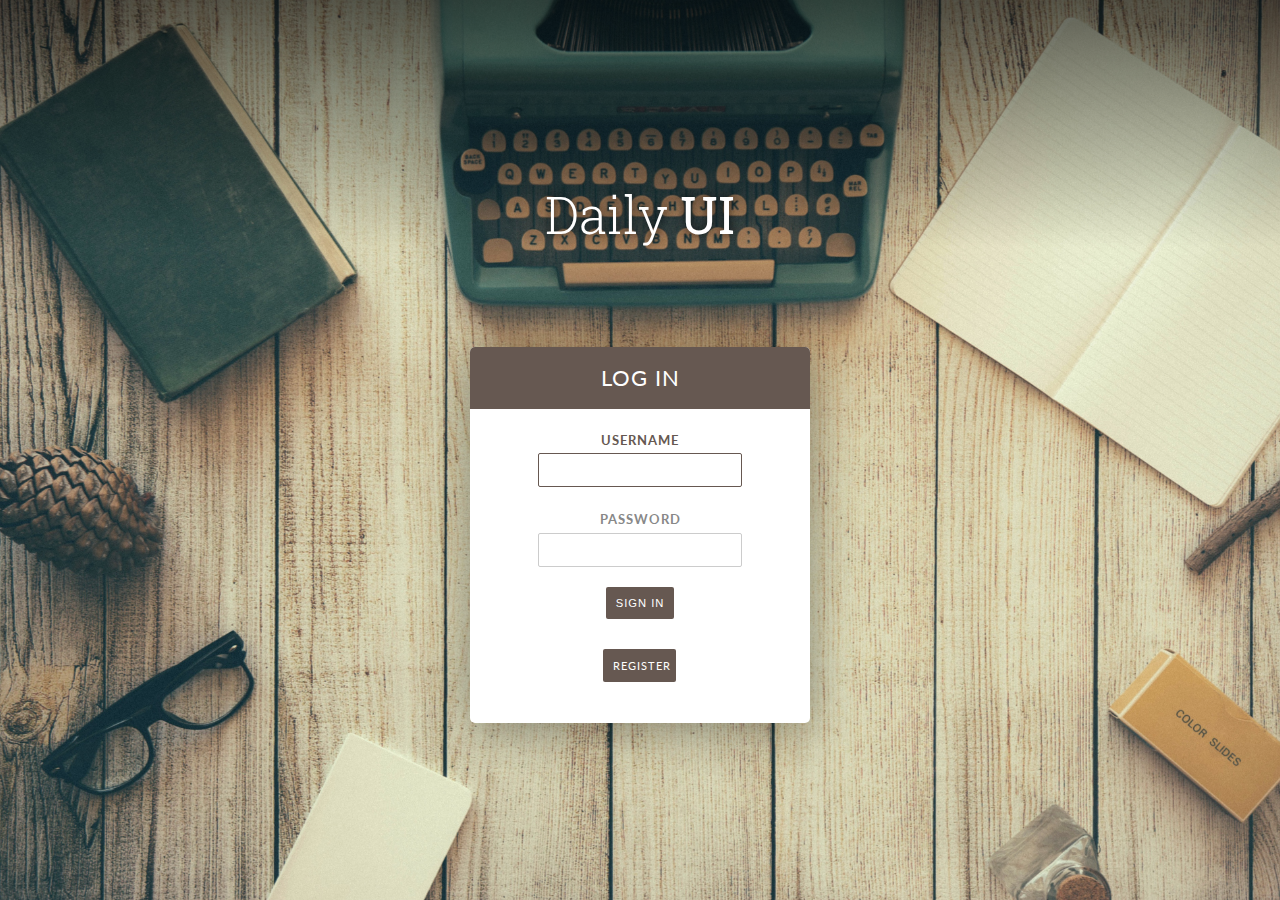
<file: coding/Login.html>
<!DOCTYPE html>
<html lang="en">

<head>
	<meta charset="utf-8">
	<title>Daily UI - Day 1 Sign In</title>

	<!-- Google Fonts -->
	<link href='https://fonts.googleapis.com/css?family=Roboto+Slab:400,100,300,700|Lato:400,100,300,700,900' rel='stylesheet' type='text/css'>

	<link rel="stylesheet" href="css/animate.css">
	<!-- Custom Stylesheet -->
	<link rel="stylesheet" href="css/style.css">

	<script src="https://ajax.googleapis.com/ajax/libs/jquery/2.1.4/jquery.min.js"></script>
</head>

<body>
	<div class="container">
		<div class="top">
			<h1 id="title" class="hidden"><span id="logo">Daily <span>UI</span></span></h1>
		</div>
		<div class="login-box animated fadeInUp">
			<div class="box-header">
				<h2>Log In</h2>
			</div>
			<label for="username">Username</label>
			<br/>
			<input type="text" id="username">
			<br/>
			<label for="password">Password</label>
			<br/>
			<input type="password" id="password">
			<br/>
			<button type="submit">Sign In</button>
			<br/>
			
			<a href="#"><p class="small">Register</p></a>
		</div>
	</div>
</body>

<script>
	$(document).ready(function () {
    	$('#logo').addClass('animated fadeInDown');
    	$("input:text:visible:first").focus();
	});
	$('#username').focus(function() {
		$('label[for="username"]').addClass('selected');
	});
	$('#username').blur(function() {
		$('label[for="username"]').removeClass('selected');
	});
	$('#password').focus(function() {
		$('label[for="password"]').addClass('selected');
	});
	$('#password').blur(function() {
		$('label[for="password"]').removeClass('selected');
	});
</script>

</html>
</file>
<file: coding/css/style.css>
body {
	background: url("../img/photo_bg.jpg") no-repeat center center fixed;
	background-size: cover;
	font-size: 16px;
	font-family: 'Lato', sans-serif;
	font-weight: 300;
	margin: 0;
	color: #666;
}

/* Typography */
h1#title {
	font-family: 'Roboto Slab', serif;
	font-weight: 300;
	font-size: 3.2em;
	color: white;
	text-shadow: 0 0 10px rgba(0,0,0,0.8);
	margin: 0 auto;
	padding-top: 180px;
	max-width: 300px;
	text-align: center;
	position: relative;
	top: 0px;
}

h1#title span span {
	font-weight: 400;
}

h2 {
	text-transform: uppercase;
	color: white;
	font-weight: 400;
	letter-spacing: 1px;
	font-size: 1.4em;
	line-height: 2.8em;
}

a {
	text-decoration: none;
	color: #666;
}

a:hover {
	color: #aeaeae;
}

p.small {
	
	
	margin-top: 30px;
	border: 0;
	border-radius: 2px;
	color: white;
	padding: 10px;
	text-transform: uppercase;
	font-weight: 400;
	font-size: 0.7em;
	letter-spacing: 1px;
	background-color: #665851;
	cursor:pointer;
	outline: none;
	width: 53px;
	margin-left: 133px;
	
}


/* Layout */
.container {
	margin: 0;
}

.top {
	margin: 0;
	padding: 0;
	width: 100%;
	background: -moz-linear-gradient(top,  rgba(0,0,0,0.6) 0%, rgba(0,0,0,0) 100%); /* FF3.6-15 */
	background: -webkit-linear-gradient(top,  rgba(0,0,0,0.6) 0%,rgba(0,0,0,0) 100%); /* Chrome10-25,Safari5.1-6 */
	background: linear-gradient(to bottom,  rgba(0,0,0,0.6) 0%,rgba(0,0,0,0) 100%); /* W3C, IE10+, FF16+, Chrome26+, Opera12+, Safari7+ */
	filter: progid:DXImageTransform.Microsoft.gradient( startColorstr='#99000000', endColorstr='#00000000',GradientType=0 ); /* IE6-9 */
}

.login-box {
	background-color: white;
	max-width: 340px;
	margin: 0 auto;
	position: relative;
	top: 80px;
	padding-bottom: 30px;
	border-radius: 5px;
	box-shadow: 0 5px 50px rgba(0,0,0,0.4);
	text-align: center;
}

.login-box .box-header {
	background-color: #665851;
	margin-top: 0;
	border-radius: 5px 5px 0 0;
}

.login-box label {
	font-weight: 700;
	font-size: .8em;
	color: #888;
	letter-spacing: 1px;
	text-transform: uppercase;
	line-height: 2em;
}

.login-box input {
	margin-bottom: 20px;
	padding: 8px;
	border: 1px solid #ccc;
	border-radius: 2px;
	font-size: .9em;
	color: #888;
}

.login-box input:focus {
	outline: none;
	border-color: #665851;
	transition: 0.5s;
	color: #665851;
}

.login-box button {
	margin-top: 0px;
	border: 0;
	border-radius: 2px;
	color: white;
	padding: 10px;
	text-transform: uppercase;
	font-weight: 400;
	font-size: 0.7em;
	letter-spacing: 1px;
	background-color: #665851;
	cursor:pointer;
	outline: none;
}

.login-box button:hover {
	opacity: 0.7;
	transition: 0.5s;
}

.login-box button:hover {
	opacity: 0.7;
	transition: 0.5s;
}

.selected {
	color: #665851!important;
	transition: 0.5s;
}

/* Animation Delay */
#logo {
  -webkit-animation-duration: 1s;
  -webkit-animation-delay: 2s;
}

.login-box {
  -webkit-animation-duration: 1s;
  -webkit-animation-delay: 1s;
}
</file>
